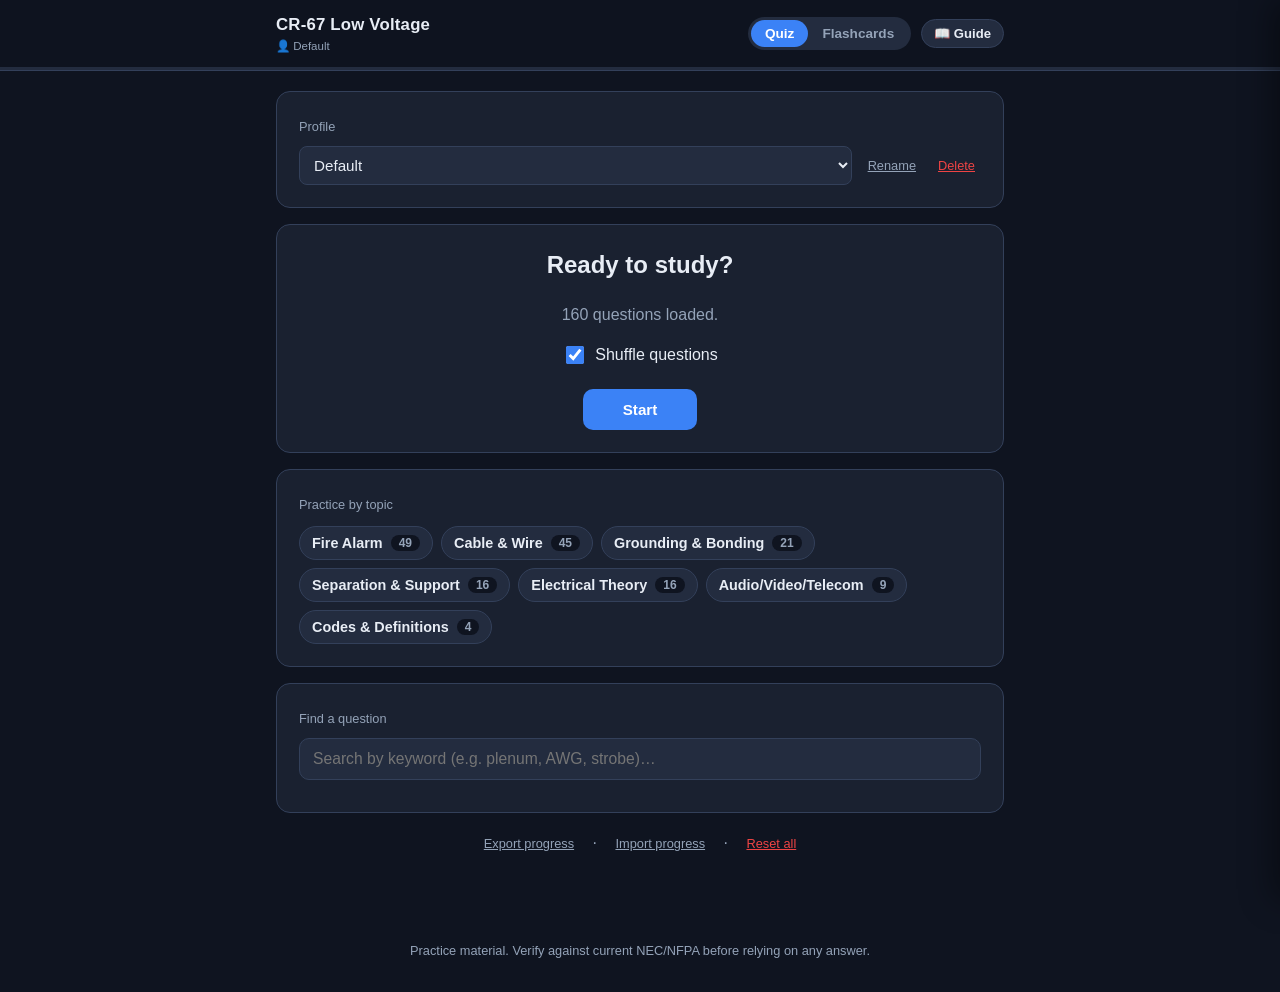
<file: index.html>
<!DOCTYPE html>
<html lang="en">
<head>
  <meta charset="UTF-8" />
  <meta name="viewport" content="width=device-width, initial-scale=1.0" />
  <title>CR-67 Low Voltage — Practice Quiz</title>
  <meta name="description" content="Practice quiz for the CR-67 Low Voltage Communications Systems exam." />
  <link rel="manifest" href="manifest.json" />
  <meta name="theme-color" content="#0f1420" />
  <link rel="apple-touch-icon" href="apple-touch-icon.png" />
  <meta name="apple-mobile-web-app-capable" content="yes" />
  <meta name="apple-mobile-web-app-status-bar-style" content="black-translucent" />
  <meta name="apple-mobile-web-app-title" content="CR-67 Quiz" />
  <link rel="stylesheet" href="styles.css" />
</head>
<body>
  <header class="topbar">
    <div class="topbar-inner">
      <div class="topbar-title">
        <h1>CR-67 Low Voltage</h1>
        <span id="active-profile" class="active-profile" title="Active profile"></span>
      </div>
      <div class="topbar-actions">
        <div class="mode-toggle" role="tablist" aria-label="Study mode">
          <button id="mode-quiz" class="mode-btn active" role="tab" aria-selected="true">Quiz</button>
          <button id="mode-flash" class="mode-btn" role="tab" aria-selected="false">Flashcards</button>
        </div>
        <button id="guide-btn" class="guide-btn" type="button" aria-expanded="false" title="Open the study guide">📖 Guide</button>
      </div>
    </div>
    <div class="progressbar"><div id="progress-fill" class="progressbar-fill"></div></div>
  </header>

  <main id="app">
    <!-- Start screen -->
    <section id="start-screen" class="screen">
      <div class="card profile-card">
        <label for="profile-select" class="muted small">Profile</label>
        <div class="profile-row">
          <select id="profile-select" aria-label="Select profile"></select>
          <button id="rename-profile-btn" class="text-btn" type="button">Rename</button>
          <button id="delete-profile-btn" class="text-btn danger" type="button">Delete</button>
        </div>
        <div id="profile-edit" class="profile-edit hidden">
          <input id="profile-name-input" type="text" maxlength="40" placeholder="Profile name" autocomplete="off" />
          <button id="profile-save-btn" class="primary-btn small-btn" type="button">Save</button>
          <button id="profile-cancel-btn" class="text-btn" type="button">Cancel</button>
        </div>
      </div>

      <div class="card start-card">
        <h2>Ready to study?</h2>
        <p id="bank-summary" class="muted">Loading question bank…</p>
        <label class="opt-check">
          <input type="checkbox" id="opt-shuffle" checked />
          <span>Shuffle questions</span>
        </label>
        <label class="opt-check">
          <input type="checkbox" id="opt-onlymissed" />
          <span>Only questions I've missed before</span>
        </label>
        <label class="opt-check hidden" id="opt-onlyflagged-label">
          <input type="checkbox" id="opt-onlyflagged" />
          <span>Only questions I marked for later</span>
        </label>
        <button id="start-btn" class="primary-btn" disabled>Start</button>
        <p id="resume-line" class="muted small hidden"></p>
      </div>

      <div class="card topic-card">
        <label class="muted small">Practice by topic</label>
        <div id="topic-buttons" class="topic-buttons"></div>
      </div>

      <div class="card search-card">
        <label for="search-input" class="muted small">Find a question</label>
        <input type="search" id="search-input" placeholder="Search by keyword (e.g. plenum, AWG, strobe)…" autocomplete="off" />
        <p id="search-count" class="muted small"></p>
        <div id="search-results" class="search-results"></div>
      </div>

      <div id="history-panel" class="card history-card hidden">
        <div class="history-head">
          <h3>Score history</h3>
          <button id="clear-history-btn" class="text-btn">Clear</button>
        </div>
        <p id="history-summary" class="muted small"></p>
        <ul id="history-list" class="history-list"></ul>
      </div>

      <div class="data-controls">
        <button id="export-btn" class="text-btn" type="button">Export progress</button>
        <span class="dot">·</span>
        <button id="import-btn" class="text-btn" type="button">Import progress</button>
        <span class="dot">·</span>
        <button id="reset-all-btn" class="text-btn danger" type="button">Reset all</button>
        <input type="file" id="import-file" accept="application/json,.json" hidden />
        <p id="data-msg" class="muted small" role="status"></p>
      </div>
    </section>

    <!-- Question screen -->
    <section id="quiz-screen" class="screen hidden">
      <div class="card question-card">
        <div class="q-meta">
          <div class="q-meta-left">
            <span id="q-counter" class="muted small"></span>
            <button id="q-topic" class="q-topic" type="button" title="Open the study guide for this topic"></button>
          </div>
          <div class="q-meta-right">
            <span id="q-id" class="muted small"></span>
            <button id="flag-btn" class="flag-btn" type="button" aria-pressed="false" title="Mark this question for later">☆ Mark</button>
          </div>
        </div>
        <h2 id="q-text" class="q-text"></h2>
        <figure id="q-media" class="q-media hidden">
          <img id="q-media-img" alt="Reference chart or diagram for this question" />
        </figure>
        <div id="q-options" class="options"></div>
        <div id="q-explanation" class="explanation hidden">
          <h3>Explanation</h3>
          <p id="q-explanation-text"></p>
          <div id="q-references" class="references"></div>
        </div>
      </div>
      <div class="controls">
        <button id="exit-btn" class="ghost-btn" title="End session and return to start">Exit</button>
        <button id="prev-btn" class="ghost-btn">‹ Prev</button>
        <button id="reveal-btn" class="primary-btn hidden">Show answer</button>
        <button id="next-btn" class="primary-btn">Next ›</button>
      </div>
    </section>

    <!-- Results screen -->
    <section id="results-screen" class="screen hidden">
      <div class="card">
        <h2>Session complete</h2>
        <p id="score-line" class="score-line"></p>
        <div id="score-breakdown" class="muted"></div>
        <div class="controls center">
          <button id="review-missed-btn" class="ghost-btn">Review missed</button>
          <button id="restart-btn" class="primary-btn">Start over</button>
        </div>
      </div>
    </section>
  </main>

  <footer class="footer">
    <span class="muted small">Practice material. Verify against current NEC/NFPA before relying on any answer.</span>
  </footer>

  <!-- Study guide slide-out panel -->
  <div id="guide-backdrop" class="guide-backdrop"></div>
  <aside id="guide-panel" class="guide-panel" aria-hidden="true" aria-label="Study guide">
    <div id="guide-resize" class="guide-resize" title="Drag to resize" role="separator" aria-orientation="vertical"></div>
    <div class="guide-panel-head">
      <span class="guide-panel-title">📖 Study Guide</span>
      <button id="guide-close" class="guide-close" type="button" aria-label="Close study guide">✕</button>
    </div>
    <div id="guide-content" class="guide-content" tabindex="0">
      <p class="muted">Loading…</p>
    </div>
  </aside>

  <script src="app.js"></script>
</body>
</html>
</file>
<file: styles.css>
:root {
  --bg: #0f1420;
  --surface: #1a2130;
  --surface-2: #232c3f;
  --border: #33405a;
  --text: #e8edf5;
  --muted: #94a3b8;
  --accent: #3b82f6;
  --accent-hover: #2f6fd6;
  --correct: #22c55e;
  --correct-bg: #113a22;
  --wrong: #ef4444;
  --wrong-bg: #3a1414;
  --flag: #f5b342;
  --radius: 14px;
  --maxw: 760px;
}

* { box-sizing: border-box; }

html, body {
  margin: 0;
  padding: 0;
  background: var(--bg);
  color: var(--text);
  font-family: -apple-system, BlinkMacSystemFont, "Segoe UI", Roboto, Helvetica, Arial, sans-serif;
  line-height: 1.5;
}

/* ---- Top bar ---- */
.topbar {
  position: sticky;
  top: 0;
  z-index: 10;
  background: rgba(15, 20, 32, 0.92);
  backdrop-filter: blur(8px);
  border-bottom: 1px solid var(--border);
}
.topbar-inner {
  max-width: var(--maxw);
  margin: 0 auto;
  padding: 12px 16px;
  display: flex;
  align-items: center;
  justify-content: space-between;
  gap: 12px;
}
.topbar-title { display: flex; flex-direction: column; gap: 1px; min-width: 0; }
.topbar h1 {
  font-size: 1.05rem;
  margin: 0;
  letter-spacing: 0.2px;
}
.active-profile {
  font-size: 0.72rem;
  color: var(--muted);
  white-space: nowrap;
  overflow: hidden;
  text-overflow: ellipsis;
  max-width: 40vw;
}
.mode-toggle {
  display: inline-flex;
  background: var(--surface-2);
  border-radius: 999px;
  padding: 3px;
}
.mode-btn {
  border: 0;
  background: transparent;
  color: var(--muted);
  padding: 6px 14px;
  border-radius: 999px;
  font-size: 0.85rem;
  cursor: pointer;
  font-weight: 600;
}
.mode-btn.active {
  background: var(--accent);
  color: #fff;
}
.progressbar {
  height: 3px;
  background: var(--surface-2);
}
.progressbar-fill {
  height: 100%;
  width: 0%;
  background: var(--accent);
  transition: width 0.25s ease;
}

/* ---- Layout ---- */
main {
  max-width: var(--maxw);
  margin: 0 auto;
  padding: 20px 16px 60px;
}
.screen { animation: fade 0.2s ease; }
@keyframes fade { from { opacity: 0; transform: translateY(4px); } to { opacity: 1; transform: none; } }
.hidden { display: none !important; }

.card {
  background: var(--surface);
  border: 1px solid var(--border);
  border-radius: var(--radius);
  padding: 22px;
}
.start-card { text-align: center; }
.start-card h2 { margin-top: 0; }

.q-meta {
  display: flex;
  justify-content: space-between;
  margin-bottom: 10px;
}
.q-text {
  font-size: 1.25rem;
  margin: 0 0 18px;
  line-height: 1.4;
}
.question-card mark {
  background: rgba(59, 130, 246, 0.4);
  color: #fff;
  border-radius: 3px;
  padding: 0 2px;
}
.q-media { margin: 0 0 18px; }
.q-media img {
  max-width: 100%;
  border-radius: 10px;
  border: 1px solid var(--border);
  display: block;
}

/* ---- Options ---- */
.options { display: flex; flex-direction: column; gap: 10px; }
.option {
  text-align: left;
  width: 100%;
  background: var(--surface-2);
  border: 1px solid var(--border);
  color: var(--text);
  padding: 14px 16px;
  border-radius: 10px;
  font-size: 1rem;
  cursor: pointer;
  transition: border-color 0.12s, background 0.12s;
  display: flex;
  align-items: center;
  gap: 10px;
}
.option:hover:not(:disabled) { border-color: var(--accent); }
.option:disabled { cursor: default; }
.option .letter {
  flex: 0 0 24px;
  height: 24px;
  border-radius: 6px;
  background: var(--bg);
  display: inline-flex;
  align-items: center;
  justify-content: center;
  font-size: 0.8rem;
  font-weight: 700;
  color: var(--muted);
}
.option.correct { background: var(--correct-bg); border-color: var(--correct); }
.option.correct .letter { background: var(--correct); color: #052e14; }
.option.wrong { background: var(--wrong-bg); border-color: var(--wrong); }
.option.wrong .letter { background: var(--wrong); color: #350a0a; }

/* flashcard-revealed correct (no wrong choice) */
.option.reveal-correct { background: var(--correct-bg); border-color: var(--correct); }
.option.reveal-correct .letter { background: var(--correct); color: #052e14; }

/* ---- Explanation ---- */
.explanation {
  margin-top: 18px;
  padding-top: 16px;
  border-top: 1px solid var(--border);
}
.explanation h3 { margin: 0 0 6px; font-size: 0.95rem; color: var(--accent); }
.explanation p { margin: 0; color: var(--text); }
.references {
  margin-top: 10px;
  display: flex;
  flex-wrap: wrap;
  gap: 6px;
}
.ref-chip {
  font-size: 0.72rem;
  background: var(--surface-2);
  border: 1px solid var(--border);
  color: var(--muted);
  padding: 3px 8px;
  border-radius: 999px;
}

/* ---- Controls ---- */
.controls {
  display: flex;
  gap: 10px;
  margin-top: 16px;
  align-items: center;
}
.controls.center { justify-content: center; }
.primary-btn {
  background: var(--accent);
  color: #fff;
  border: 0;
  padding: 12px 20px;
  border-radius: 10px;
  font-size: 0.95rem;
  font-weight: 600;
  cursor: pointer;
  flex: 1;
}
.primary-btn:hover { background: var(--accent-hover); }
.primary-btn:disabled { opacity: 0.5; cursor: not-allowed; }
.ghost-btn {
  background: transparent;
  color: var(--muted);
  border: 1px solid var(--border);
  padding: 12px 18px;
  border-radius: 10px;
  font-size: 0.95rem;
  cursor: pointer;
}
.ghost-btn:hover { border-color: var(--accent); color: var(--text); }

/* ---- Misc ---- */
.muted { color: var(--muted); }
.small { font-size: 0.8rem; }
.opt-check {
  display: flex;
  align-items: center;
  gap: 8px;
  justify-content: center;
  margin: 10px 0;
  cursor: pointer;
}
.opt-check input { width: 18px; height: 18px; accent-color: var(--accent); }
.start-card .primary-btn { flex: none; margin-top: 12px; padding: 12px 40px; }
.score-line { font-size: 2rem; font-weight: 700; text-align: center; margin: 6px 0; }
.footer {
  max-width: var(--maxw);
  margin: 0 auto;
  padding: 0 16px 30px;
  text-align: center;
}

/* ---- Question meta / flag button ---- */
.q-meta-left { display: flex; align-items: center; gap: 8px; min-width: 0; }
.q-meta-right { display: flex; align-items: center; gap: 12px; }
.q-topic {
  border: 1px solid var(--border);
  background: transparent;
  color: var(--accent);
  font-size: 0.72rem;
  font-weight: 600;
  padding: 3px 9px;
  border-radius: 999px;
  cursor: pointer;
  white-space: nowrap;
}
.q-topic::before { content: "📖 "; }
.q-topic:hover { border-color: var(--accent); background: var(--surface-2); }

/* "Practice these" buttons injected into the guide panel */
.guide-practice {
  display: inline-block;
  margin: 2px 0 20px;
  background: var(--accent);
  color: #fff;
  border: 0;
  border-radius: 8px;
  padding: 9px 15px;
  font-size: 0.85rem;
  font-weight: 600;
  cursor: pointer;
}
.guide-practice:hover { background: var(--accent-hover); }
.flag-btn {
  background: transparent;
  border: 1px solid var(--border);
  color: var(--muted);
  padding: 4px 10px;
  border-radius: 999px;
  font-size: 0.78rem;
  cursor: pointer;
  font-weight: 600;
  white-space: nowrap;
}
.flag-btn:hover { border-color: var(--flag); color: var(--flag); }
.flag-btn.on { background: rgba(245, 179, 66, 0.15); border-color: var(--flag); color: var(--flag); }

/* ---- Profiles ---- */
.profile-card { margin-bottom: 16px; text-align: left; }
.profile-row {
  display: flex;
  align-items: center;
  gap: 10px;
  margin-top: 8px;
}
#profile-select {
  flex: 1;
  min-width: 0;
  background: var(--surface-2);
  color: var(--text);
  border: 1px solid var(--border);
  border-radius: 8px;
  padding: 9px 10px;
  font-size: 0.95rem;
}
.profile-edit {
  display: flex;
  align-items: center;
  gap: 10px;
  margin-top: 10px;
}
#profile-name-input {
  flex: 1;
  min-width: 0;
  background: var(--surface-2);
  color: var(--text);
  border: 1px solid var(--accent);
  border-radius: 8px;
  padding: 9px 10px;
  font-size: 0.95rem;
}
.small-btn { flex: 0 0 auto; padding: 9px 16px; font-size: 0.9rem; }

/* ---- Score history ---- */
.history-card { margin-top: 16px; text-align: left; }
.history-head {
  display: flex;
  align-items: center;
  justify-content: space-between;
  margin-bottom: 4px;
}
.history-head h3 { margin: 0; font-size: 1rem; }
.text-btn {
  background: transparent;
  border: 0;
  color: var(--muted);
  font-size: 0.8rem;
  cursor: pointer;
  text-decoration: underline;
}
.text-btn:hover { color: var(--text); }
.text-btn.danger { color: var(--wrong); }
.text-btn.danger:hover { color: #ff6b6b; }
.history-list { list-style: none; margin: 12px 0 0; padding: 0; }
.history-list li {
  display: grid;
  grid-template-columns: 1fr auto auto;
  gap: 12px;
  align-items: center;
  padding: 8px 0;
  border-top: 1px solid var(--border);
  font-size: 0.9rem;
}
.history-list .h-score { color: var(--text); font-weight: 600; }
.history-list .h-pct {
  font-weight: 700;
  color: var(--accent);
  min-width: 44px;
  text-align: right;
}
.history-list .h-when { color: var(--muted); font-size: 0.8rem; min-width: 88px; text-align: right; }

/* ---- Practice by topic ---- */
.topic-card { margin-top: 16px; text-align: left; }
.topic-buttons { display: flex; flex-wrap: wrap; gap: 8px; margin-top: 10px; }
.topic-pick {
  display: inline-flex;
  align-items: center;
  gap: 8px;
  background: var(--surface-2);
  border: 1px solid var(--border);
  color: var(--text);
  border-radius: 999px;
  padding: 8px 12px;
  font-size: 0.9rem;
  font-weight: 600;
  cursor: pointer;
}
.topic-pick:hover { border-color: var(--accent); }
.topic-pick .tp-count {
  background: var(--bg);
  color: var(--muted);
  font-size: 0.75rem;
  font-weight: 700;
  padding: 1px 8px;
  border-radius: 999px;
}

/* ---- Search ---- */
.search-card { margin-top: 16px; text-align: left; }
#search-input {
  width: 100%;
  margin-top: 8px;
  background: var(--surface-2);
  color: var(--text);
  border: 1px solid var(--border);
  border-radius: 10px;
  padding: 11px 13px;
  font-size: 0.98rem;
}
#search-input:focus { outline: none; border-color: var(--accent); }
#search-count { margin: 10px 0 0; }
.search-results {
  display: flex;
  flex-direction: column;
  gap: 8px;
  margin-top: 10px;
  max-height: 360px;
  overflow-y: auto;
}
.search-item {
  text-align: left;
  background: var(--surface-2);
  border: 1px solid var(--border);
  border-radius: 10px;
  padding: 10px 12px;
  cursor: pointer;
  display: flex;
  flex-direction: column;
  gap: 4px;
}
.search-item:hover { border-color: var(--accent); }
.search-item .s-q { color: var(--text); font-size: 0.9rem; line-height: 1.35; }
.search-item .s-meta { display: flex; align-items: center; justify-content: space-between; gap: 8px; }
.search-item .s-a { color: var(--correct); font-size: 0.8rem; font-weight: 600; }
.search-item .s-a::before { content: "✓ "; }
.search-item .s-topic {
  font-size: 0.68rem;
  color: var(--accent);
  border: 1px solid var(--border);
  border-radius: 999px;
  padding: 1px 8px;
  white-space: nowrap;
  flex: 0 0 auto;
}
.search-results mark { background: rgba(59, 130, 246, 0.4); color: #fff; border-radius: 3px; padding: 0 2px; }
.search-studyall {
  background: transparent;
  border: 1px dashed var(--border);
  color: var(--accent);
  border-radius: 10px;
  padding: 10px 12px;
  cursor: pointer;
  font-weight: 600;
  font-size: 0.9rem;
}
.search-studyall:hover { border-color: var(--accent); background: var(--surface-2); }

/* ---- Export / import ---- */
.data-controls { margin-top: 18px; text-align: center; }
.data-controls .dot { color: var(--muted); margin: 0 8px; }
#data-msg { margin: 10px 0 0; min-height: 1em; }

/* ---- Top bar actions + Guide button ---- */
.topbar-actions { display: flex; align-items: center; gap: 10px; }
.guide-btn {
  border: 1px solid var(--border);
  background: var(--surface-2);
  color: var(--text);
  padding: 6px 12px;
  border-radius: 999px;
  font-size: 0.82rem;
  font-weight: 600;
  cursor: pointer;
  white-space: nowrap;
}
.guide-btn:hover { border-color: var(--accent); }

/* ---- Study guide slide-out panel ---- */
body.no-scroll { overflow: hidden; }
.guide-backdrop {
  position: fixed;
  inset: 0;
  background: rgba(0, 0, 0, 0.55);
  opacity: 0;
  pointer-events: none;
  transition: opacity 0.25s ease;
  z-index: 40;
}
.guide-backdrop.show { opacity: 1; pointer-events: auto; }

.guide-panel {
  position: fixed;
  top: 0;
  right: 0;
  bottom: 0;
  width: min(480px, 94vw);
  background: var(--bg);
  border-left: 1px solid var(--border);
  box-shadow: -8px 0 30px rgba(0, 0, 0, 0.4);
  transform: translateX(100%);
  transition: transform 0.28s cubic-bezier(0.4, 0, 0.2, 1);
  z-index: 50;
  display: flex;
  flex-direction: column;
}
.guide-panel.open { transform: translateX(0); }
.guide-panel.resizing { transition: none; user-select: none; }

.guide-resize {
  position: absolute;
  left: 0;
  top: 0;
  bottom: 0;
  width: 9px;
  cursor: ew-resize;
  z-index: 3;
  touch-action: none;
}
.guide-resize::before {
  content: "";
  position: absolute;
  left: 3px;
  top: 50%;
  transform: translateY(-50%);
  width: 3px;
  height: 42px;
  border-radius: 3px;
  background: var(--border);
  transition: background 0.15s;
}
.guide-resize:hover::before,
.guide-panel.resizing .guide-resize::before { background: var(--accent); }

.guide-panel-head {
  flex: 0 0 auto;
  display: flex;
  align-items: center;
  justify-content: space-between;
  padding: 14px 18px;
  border-bottom: 1px solid var(--border);
  background: var(--surface);
}
.guide-panel-title { font-weight: 700; font-size: 1rem; }
.guide-close {
  border: 0;
  background: transparent;
  color: var(--muted);
  font-size: 1.1rem;
  cursor: pointer;
  padding: 4px 8px;
  border-radius: 8px;
  line-height: 1;
}
.guide-close:hover { color: var(--text); background: var(--surface-2); }

.guide-content {
  flex: 1 1 auto;
  overflow-y: auto;
  padding: 20px 22px 60px;
  -webkit-overflow-scrolling: touch;
  outline: none;
}

/* Guide typography (scoped so it never bleeds into the quiz UI) */
.guide-content h1 { font-size: 1.55rem; margin: 0 0 0.5em; line-height: 1.25; }
.guide-content h2 {
  font-size: 1.2rem;
  margin: 1.8em 0 0.6em;
  padding-top: 1em;
  border-top: 1px solid var(--border);
  scroll-margin-top: 12px;
  line-height: 1.3;
}
.guide-content h3 { font-size: 1.02rem; color: var(--accent); margin: 1.4em 0 0.5em; scroll-margin-top: 12px; }
.guide-content p, .guide-content li { color: var(--text); line-height: 1.6; }
.guide-content strong { color: #fff; }
.guide-content a { color: var(--accent); }
.guide-content ul, .guide-content ol { padding-left: 1.35em; }
.guide-content li { margin: 0.3em 0; }
.guide-content li::marker { color: var(--muted); }
.guide-content code {
  background: var(--surface-2);
  padding: 2px 6px;
  border-radius: 6px;
  font-size: 0.86em;
  font-family: ui-monospace, SFMono-Regular, Menlo, Consolas, monospace;
}
.guide-content pre {
  background: var(--surface);
  border: 1px solid var(--border);
  border-radius: 10px;
  padding: 14px;
  overflow-x: auto;
}
.guide-content pre code { background: none; padding: 0; font-size: 0.8rem; line-height: 1.5; }
.guide-content table { border-collapse: collapse; width: 100%; margin: 1em 0; font-size: 0.88rem; }
.guide-content th, .guide-content td { border: 1px solid var(--border); padding: 7px 9px; text-align: left; vertical-align: top; }
.guide-content th { background: var(--surface-2); color: #fff; }
.guide-content blockquote {
  border-left: 3px solid var(--accent);
  margin: 1em 0;
  padding: 6px 14px;
  background: var(--surface);
  border-radius: 0 8px 8px 0;
  color: var(--muted);
}
.guide-content hr { border: 0; border-top: 1px solid var(--border); margin: 2em 0; }
.guide-content img { max-width: 100%; height: auto; display: block; margin: 14px auto; border-radius: 10px; }

@media (max-width: 480px) {
  .topbar h1 { font-size: 0.95rem; }
  .q-text { font-size: 1.12rem; }
  .flag-btn { font-size: 0.72rem; padding: 4px 8px; }
  .guide-btn { font-size: 0.75rem; padding: 5px 9px; }
  .topbar-actions { gap: 6px; }
  .guide-content { padding: 16px 16px 50px; }
  .guide-content table { font-size: 0.8rem; }
}
</file>
